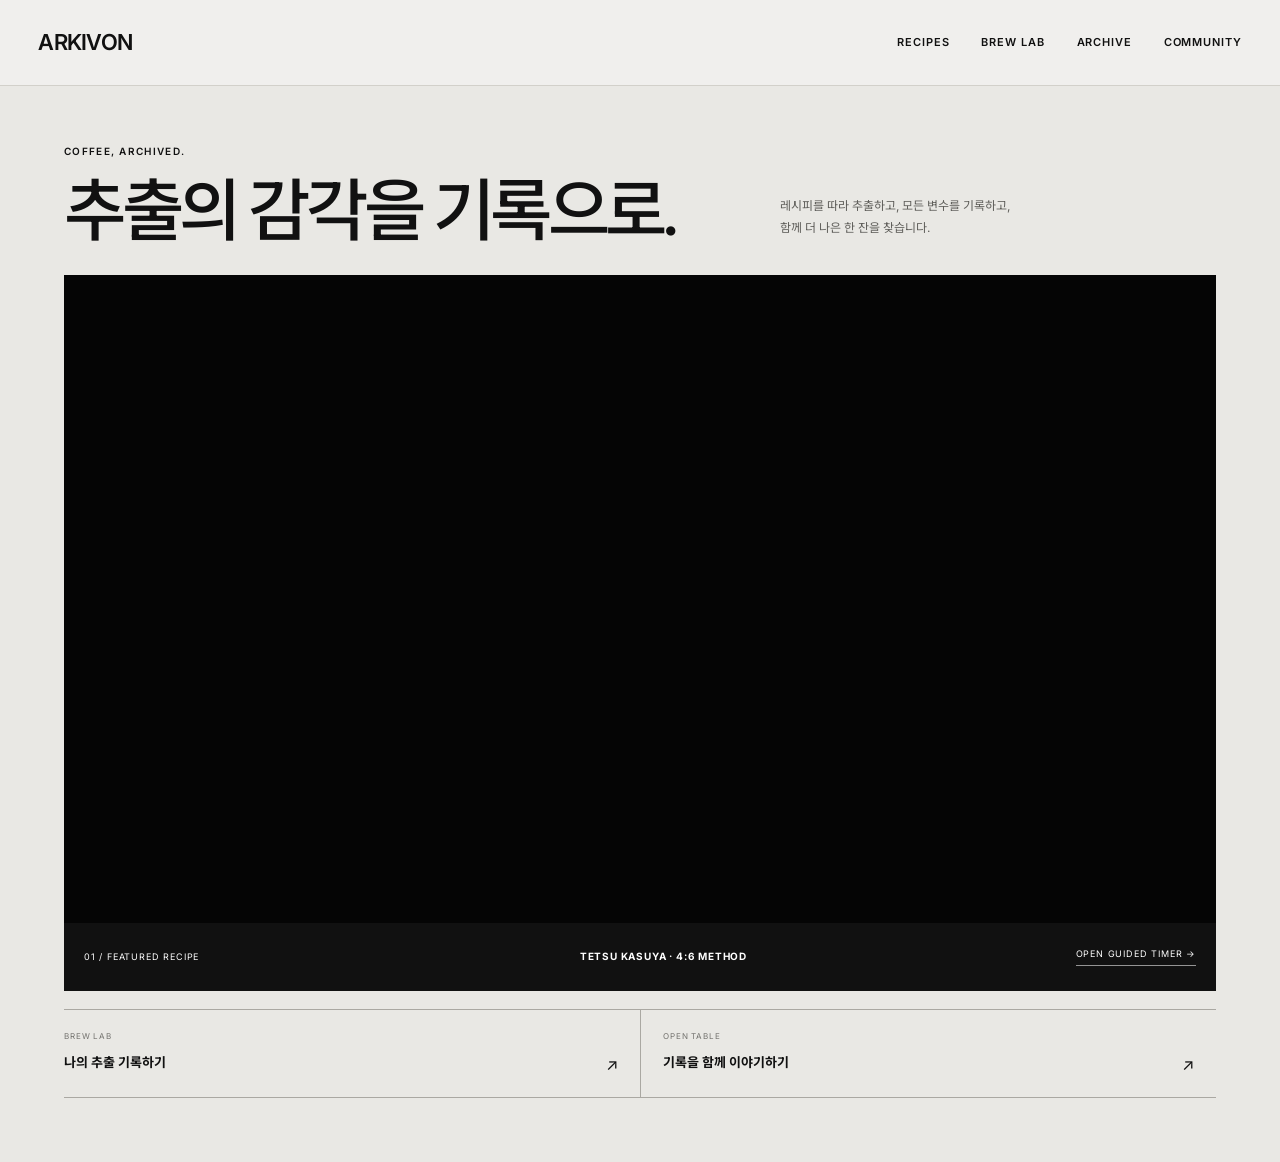
<file: index.html>
<!doctype html>
<html lang="ko">
<head>
  <meta charset="utf-8">
  <meta name="viewport" content="width=device-width,initial-scale=1">
  <meta name="theme-color" content="#080808">
  <meta name="description" content="ARKIVON — 기록하고, 추출하고, 함께 더 나은 커피를 찾는 곳.">
  <title>ARKIVON — Coffee, archived.</title>
  <link rel="stylesheet" href="styles.css?v=tetsu-showroom-1">
  <script src="app.js" defer></script>
</head>
<body class="home-page home-page--showroom">
  <header class="site-header" data-header>
    <a class="wordmark" href="index.html" aria-label="ARKIVON 홈">ARKIVON</a>
    <button class="menu-toggle" type="button" aria-expanded="false" aria-controls="main-nav">MENU</button>
    <nav class="main-nav" id="main-nav" aria-label="주 메뉴">
      <a href="recipes.html">RECIPES</a>
      <a href="lab.html">BREW LAB</a>
      <a href="archive.html">ARCHIVE</a>
      <a href="community.html">COMMUNITY</a>
    </nav>
  </header>

  <main class="showroom" aria-label="ARKIVON 소개">
    <div class="showroom-heading reveal">
      <div><p class="eyebrow">COFFEE, ARCHIVED.</p><h1>추출의 감각을 기록으로.</h1></div>
      <p>레시피를 따라 추출하고, 모든 변수를 기록하고,<br>함께 더 나은 한 잔을 찾습니다.</p>
    </div>
    <section class="showroom-media reveal" aria-label="테츠 카츠야 4:6 레시피 영상">
      <iframe class="showroom-video" src="https://www.youtube-nocookie.com/embed/123zLI3JoRQ?autoplay=1&amp;mute=1&amp;controls=0&amp;loop=1&amp;playlist=123zLI3JoRQ&amp;modestbranding=1&amp;playsinline=1&amp;rel=0" title="Tetsu Kasuya World Champion Recipe" allow="autoplay; encrypted-media; picture-in-picture" allowfullscreen></iframe>
      <div class="showroom-caption">
        <span>01 / FEATURED RECIPE</span>
        <strong>TETSU KASUYA · 4:6 METHOD</strong>
        <a href="recipes.html">OPEN GUIDED TIMER →</a>
      </div>
    </section>
    <div class="showroom-links reveal">
      <a href="lab.html"><span>BREW LAB</span><strong>나의 추출 기록하기</strong><i>↗</i></a>
      <a href="community.html"><span>OPEN TABLE</span><strong>기록을 함께 이야기하기</strong><i>↗</i></a>
    </div>
  </main>
</body>
</html>
</file>
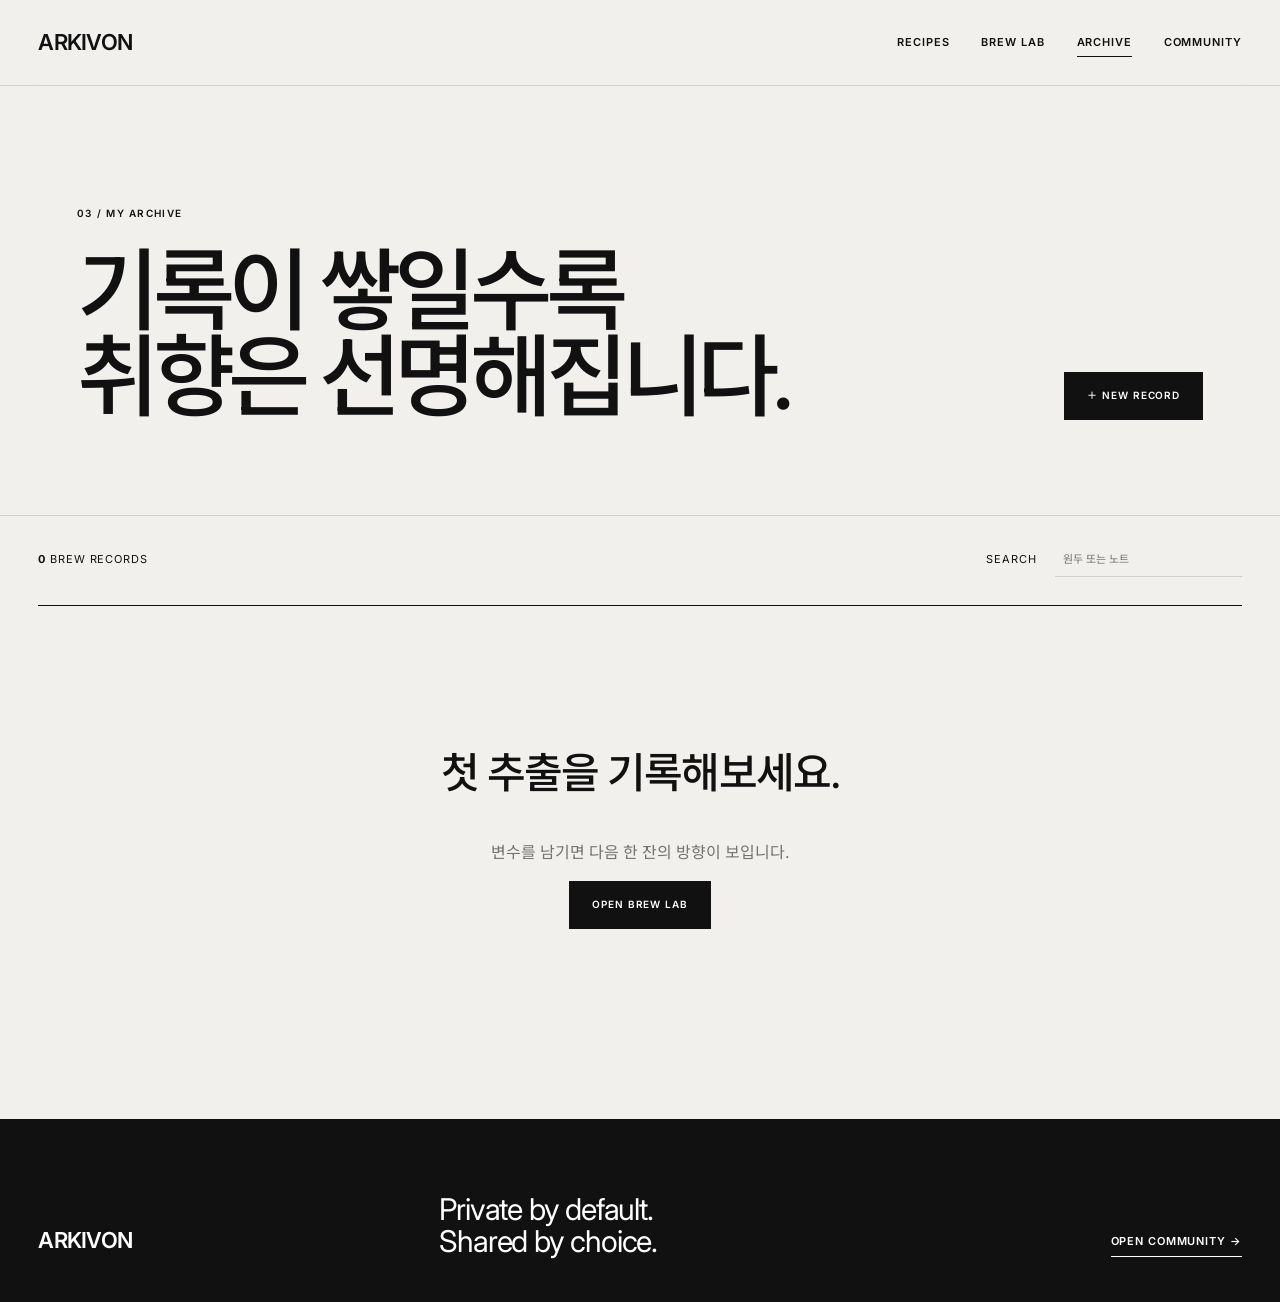
<file: archive.html>
<!doctype html>
<html lang="ko">
<head><meta charset="utf-8"><meta name="viewport" content="width=device-width,initial-scale=1"><meta name="description" content="ARKIVON 나의 추출 아카이브."><title>Archive — ARKIVON</title><link rel="stylesheet" href="styles.css"><script src="app.js" defer></script></head>
<body data-page="archive">
  <header class="site-header" data-header><a class="wordmark" href="index.html">ARKIVON</a><button class="menu-toggle" type="button" aria-expanded="false" aria-controls="main-nav">MENU</button><nav class="main-nav" id="main-nav"><a href="recipes.html">RECIPES</a><a href="lab.html">BREW LAB</a><a class="active" href="archive.html">ARCHIVE</a><a href="community.html">COMMUNITY</a></nav></header>
  <main>
    <section class="page-intro page-intro--row reveal"><div><p class="eyebrow">03 / MY ARCHIVE</p><h1>기록이 쌓일수록<br>취향은 선명해집니다.</h1></div><a class="button button--dark" href="lab.html">＋ NEW RECORD</a></section>
    <section class="archive-toolbar reveal"><p><strong data-archive-count>0</strong> BREW RECORDS</p><label><span>SEARCH</span><input type="search" data-archive-search placeholder="원두 또는 노트"></label></section>
    <section class="archive-list" data-archive-list></section>
  </main>
  <footer class="site-footer"><a class="wordmark" href="index.html">ARKIVON</a><p>Private by default.<br>Shared by choice.</p><a class="text-link" href="community.html">OPEN COMMUNITY →</a></footer>
</body>
</html>
</file>
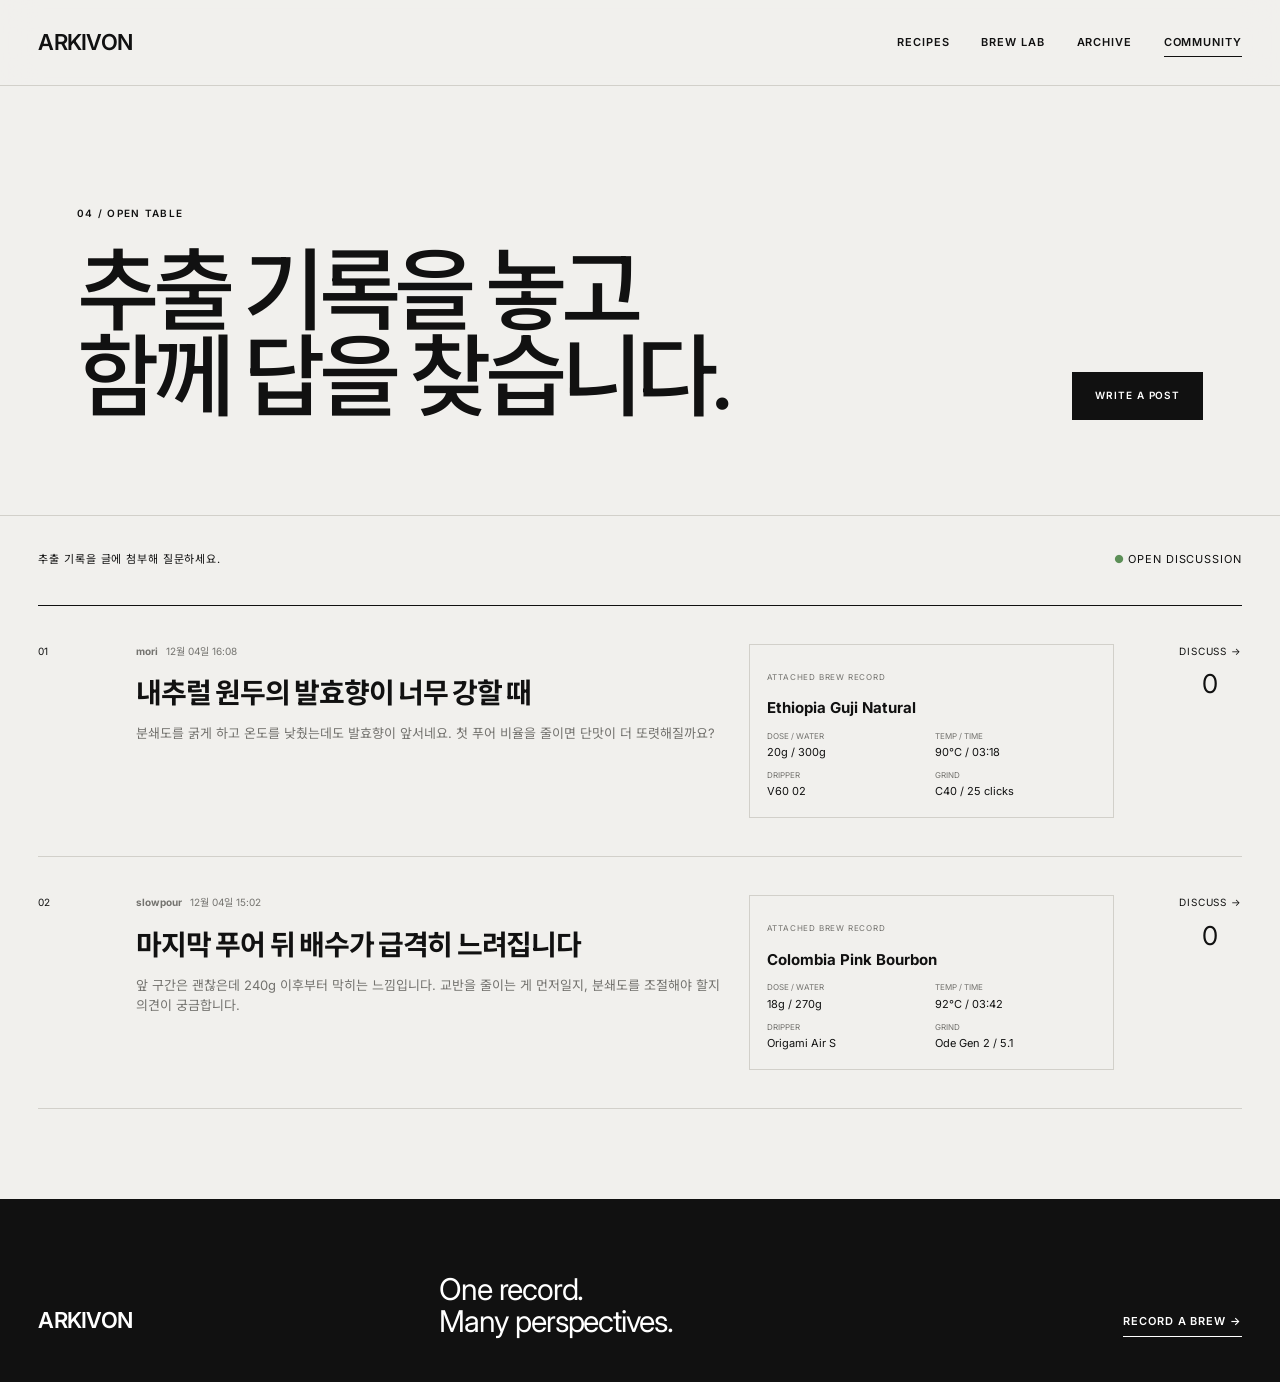
<file: community.html>
<!doctype html>
<html lang="ko">
<head><meta charset="utf-8"><meta name="viewport" content="width=device-width,initial-scale=1"><meta name="description" content="ARKIVON 커피 추출 커뮤니티."><title>Community — ARKIVON</title><link rel="stylesheet" href="styles.css"><script src="app.js" defer></script></head>
<body data-page="community">
  <header class="site-header" data-header><a class="wordmark" href="index.html">ARKIVON</a><button class="menu-toggle" type="button" aria-expanded="false" aria-controls="main-nav">MENU</button><nav class="main-nav" id="main-nav"><a href="recipes.html">RECIPES</a><a href="lab.html">BREW LAB</a><a href="archive.html">ARCHIVE</a><a class="active" href="community.html">COMMUNITY</a></nav></header>
  <main>
    <section class="page-intro page-intro--row reveal"><div><p class="eyebrow">04 / OPEN TABLE</p><h1>추출 기록을 놓고<br>함께 답을 찾습니다.</h1></div><button class="button button--dark" type="button" data-open-composer>WRITE A POST</button></section>
    <section class="community-strip reveal"><p>추출 기록을 글에 첨부해 질문하세요.</p><p><span>●</span> OPEN DISCUSSION</p></section>
    <section class="post-feed" data-post-feed></section>
  </main>

  <dialog class="dialog" data-composer>
    <form class="dialog-panel post-form" data-post-form>
      <div class="dialog-head"><div><p class="section-label">NEW DISCUSSION</p><h2>기록에서 대화로</h2></div><button class="icon-button" type="button" data-close-dialog aria-label="닫기">×</button></div>
      <div class="form-grid">
        <label class="form-field"><span>WRITER</span><input name="author" required maxlength="20" placeholder="이름 또는 닉네임"></label>
        <label class="form-field"><span>ATTACH BREW RECORD</span><select name="brewId" data-brew-select><option value="">기록 없이 작성</option></select></label>
        <label class="form-field form-field--wide"><span>TITLE</span><input name="title" required maxlength="70" placeholder="무엇을 함께 이야기할까요?"></label>
        <label class="form-field form-field--wide"><span>BODY</span><textarea name="body" required rows="6" placeholder="시도한 방법과 궁금한 점을 구체적으로 적어주세요."></textarea></label>
      </div>
      <div class="form-actions"><button class="button button--dark" type="submit">PUBLISH</button><button class="button button--ghost" type="button" data-close-dialog>CANCEL</button></div>
    </form>
  </dialog>

  <dialog class="dialog" data-discussion><article class="dialog-panel discussion-panel" data-discussion-panel></article></dialog>
  <footer class="site-footer"><a class="wordmark" href="index.html">ARKIVON</a><p>One record.<br>Many perspectives.</p><a class="text-link" href="lab.html">RECORD A BREW →</a></footer>
</body>
</html>
</file>
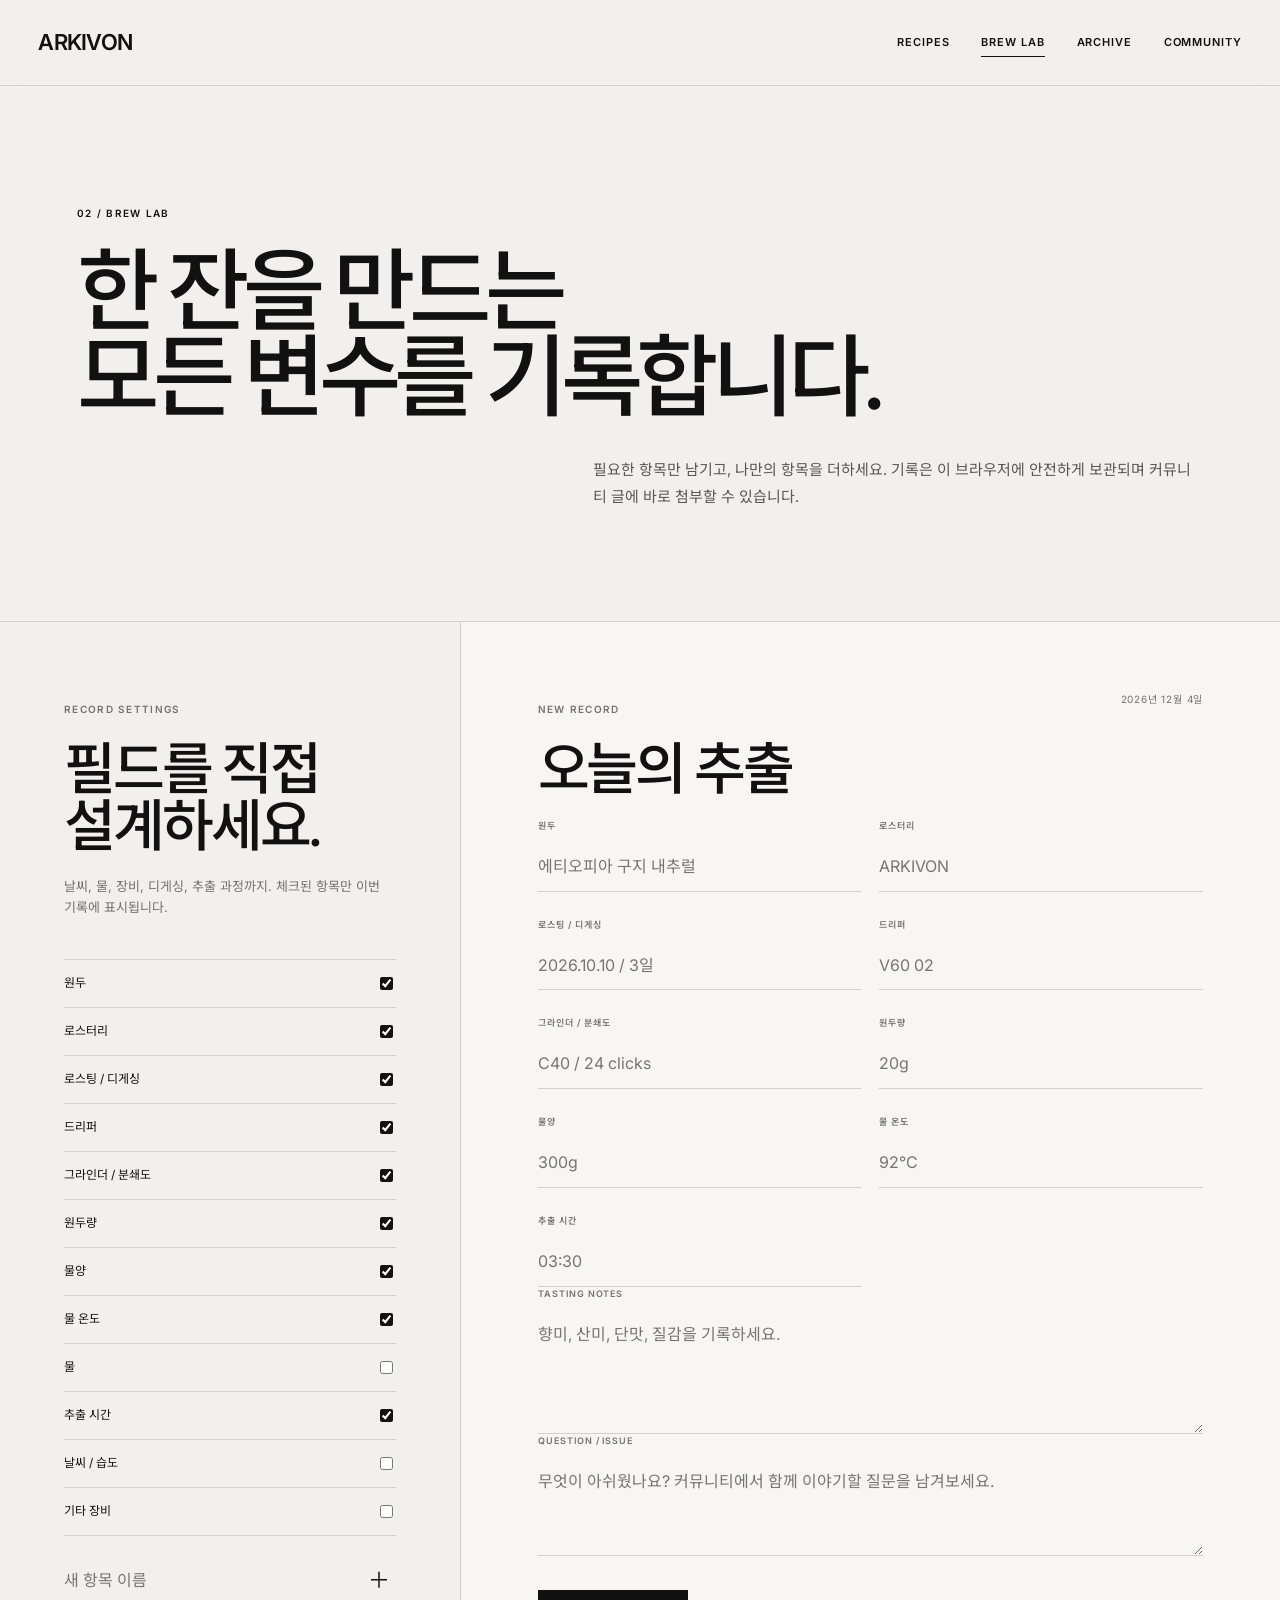
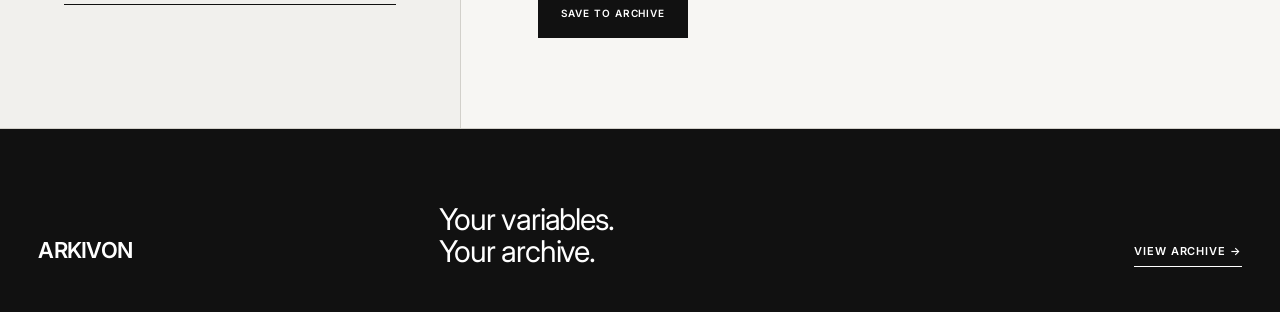
<file: lab.html>
<!doctype html>
<html lang="ko">
<head>
  <meta charset="utf-8"><meta name="viewport" content="width=device-width,initial-scale=1">
  <meta name="description" content="ARKIVON 추출 기록 도구."><title>Brew Lab — ARKIVON</title>
  <link rel="stylesheet" href="styles.css"><script src="app.js" defer></script>
</head>
<body data-page="lab">
  <header class="site-header" data-header><a class="wordmark" href="index.html">ARKIVON</a><button class="menu-toggle" type="button" aria-expanded="false" aria-controls="main-nav">MENU</button><nav class="main-nav" id="main-nav"><a href="recipes.html">RECIPES</a><a class="active" href="lab.html">BREW LAB</a><a href="archive.html">ARCHIVE</a><a href="community.html">COMMUNITY</a></nav></header>
  <main>
    <section class="page-intro reveal"><p class="eyebrow">02 / BREW LAB</p><h1>한 잔을 만드는<br>모든 변수를 기록합니다.</h1><p class="lede">필요한 항목만 남기고, 나만의 항목을 더하세요. 기록은 이 브라우저에 안전하게 보관되며 커뮤니티 글에 바로 첨부할 수 있습니다.</p></section>

    <section class="lab-layout">
      <div class="lab-side reveal"><p class="section-label">RECORD SETTINGS</p><h2>필드를 직접<br>설계하세요.</h2><p>날씨, 물, 장비, 디게싱, 추출 과정까지. 체크된 항목만 이번 기록에 표시됩니다.</p><div class="field-toggles" data-field-toggles></div><form class="add-field" data-add-field><input aria-label="새 필드 이름" maxlength="20" placeholder="새 항목 이름"><button type="submit">＋</button></form></div>
      <form class="brew-form reveal" data-brew-form>
        <div class="form-heading"><div><p class="section-label">NEW RECORD</p><h2>오늘의 추출</h2></div><span data-brew-date></span></div>
        <div class="form-grid" data-form-grid></div>
        <label class="form-field form-field--wide"><span>TASTING NOTES</span><textarea name="notes" rows="4" placeholder="향미, 산미, 단맛, 질감을 기록하세요."></textarea></label>
        <label class="form-field form-field--wide"><span>QUESTION / ISSUE</span><textarea name="issue" rows="3" placeholder="무엇이 아쉬웠나요? 커뮤니티에서 함께 이야기할 질문을 남겨보세요."></textarea></label>
        <div class="form-actions"><button class="button button--dark" type="submit">SAVE TO ARCHIVE</button><span class="save-status" data-save-status aria-live="polite"></span></div>
      </form>
    </section>
  </main>
  <footer class="site-footer"><a class="wordmark" href="index.html">ARKIVON</a><p>Your variables.<br>Your archive.</p><a class="text-link" href="archive.html">VIEW ARCHIVE →</a></footer>
</body>
</html>
</file>
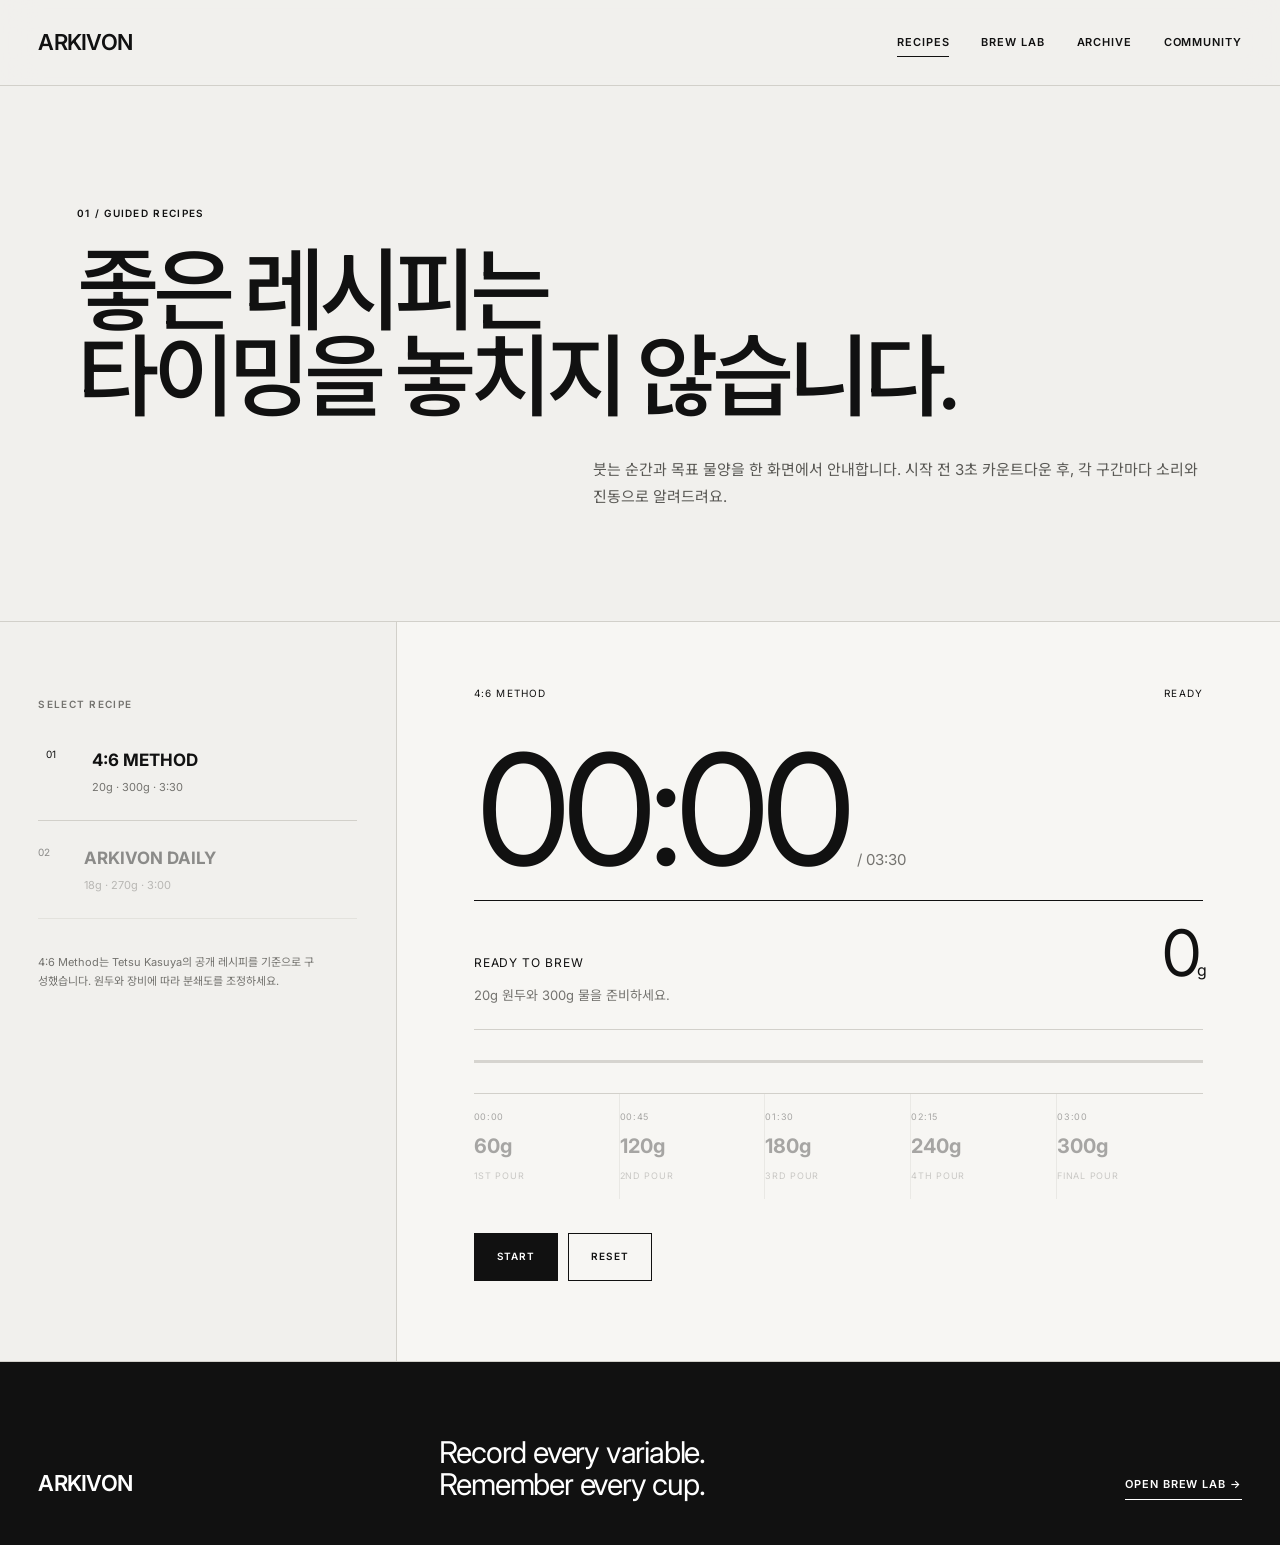
<file: recipes.html>
<!doctype html>
<html lang="ko">
<head>
  <meta charset="utf-8"><meta name="viewport" content="width=device-width,initial-scale=1">
  <meta name="description" content="ARKIVON 추출 레시피와 가이드 타이머.">
  <title>Recipes — ARKIVON</title>
  <link rel="stylesheet" href="styles.css"><script src="app.js" defer></script>
</head>
<body data-page="recipes">
  <header class="site-header" data-header>
    <a class="wordmark" href="index.html">ARKIVON</a>
    <button class="menu-toggle" type="button" aria-expanded="false" aria-controls="main-nav">MENU</button>
    <nav class="main-nav" id="main-nav"><a class="active" href="recipes.html">RECIPES</a><a href="lab.html">BREW LAB</a><a href="archive.html">ARCHIVE</a><a href="community.html">COMMUNITY</a></nav>
  </header>
  <main>
    <section class="page-intro reveal">
      <p class="eyebrow">01 / GUIDED RECIPES</p>
      <h1>좋은 레시피는<br>타이밍을 놓치지 않습니다.</h1>
      <p class="lede">붓는 순간과 목표 물양을 한 화면에서 안내합니다. 시작 전 3초 카운트다운 후, 각 구간마다 소리와 진동으로 알려드려요.</p>
    </section>

    <section class="recipe-stage" aria-label="레시피 타이머">
      <aside class="recipe-index reveal">
        <p class="section-label">SELECT RECIPE</p>
        <button class="recipe-choice active" type="button" data-recipe="46"><span>01</span><strong>4:6 METHOD</strong><small>20g · 300g · 3:30</small></button>
        <button class="recipe-choice" type="button" data-recipe="arkivon"><span>02</span><strong>ARKIVON DAILY</strong><small>18g · 270g · 3:00</small></button>
        <p class="recipe-note">4:6 Method는 Tetsu Kasuya의 공개 레시피를 기준으로 구성했습니다. 원두와 장비에 따라 분쇄도를 조정하세요.</p>
      </aside>

      <div class="timer-card reveal" data-timer>
        <div class="timer-topline"><span data-recipe-name>4:6 METHOD</span><span data-timer-state>READY</span></div>
        <div class="timer-reading"><strong data-timer-clock>00:00</strong><span data-timer-total>/ 03:30</span></div>
        <div class="pour-now">
          <p data-step-label>READY TO BREW</p>
          <strong><span data-step-water>0</span><small>g</small></strong>
          <span data-step-hint>서버와 드리퍼를 준비하세요.</span>
        </div>
        <div class="timer-progress"><i data-timer-progress></i></div>
        <ol class="step-list" data-step-list></ol>
        <div class="timer-actions">
          <button class="button button--dark" type="button" data-timer-start>START</button>
          <button class="button button--ghost" type="button" data-timer-reset>RESET</button>
        </div>
      </div>
    </section>
  </main>
  <footer class="site-footer"><a class="wordmark" href="index.html">ARKIVON</a><p>Record every variable.<br>Remember every cup.</p><a class="text-link" href="lab.html">OPEN BREW LAB →</a></footer>
</body>
</html>
</file>
<file: styles.css>
@import url('https://fonts.googleapis.com/css2?family=Inter:wght@400;500;600&family=Noto+Sans+KR:wght@400;500;600&display=swap');

:root{--paper:#f1f0ed;--ink:#111;--muted:#74736f;--line:#d2d0ca;--white:#fff;--ease:cubic-bezier(.22,1,.36,1)}
*{box-sizing:border-box}
html{scroll-behavior:smooth}
body{margin:0;background:var(--paper);color:var(--ink);font-family:Inter,'Noto Sans KR',sans-serif;line-height:1.55;-webkit-font-smoothing:antialiased}
a{color:inherit;text-decoration:none}
button,input,textarea,select{font:inherit;color:inherit}
button,a{touch-action:manipulation}
button{cursor:pointer}
::selection{background:#111;color:#fff}

.site-header{height:86px;padding:0 3vw;display:flex;align-items:center;justify-content:space-between;border-bottom:1px solid var(--line);position:relative;z-index:30;background:rgba(241,240,237,.94);backdrop-filter:blur(18px)}
.site-header--over{position:absolute;top:0;left:0;width:100%;background:linear-gradient(#0008,transparent);border:0;color:#fff;backdrop-filter:none}
.wordmark{font-size:22px;font-weight:600;letter-spacing:-.035em}
.main-nav{display:flex;gap:32px;align-items:center}
.main-nav a{font-size:11px;font-weight:600;letter-spacing:.08em;position:relative;padding:8px 0}
.main-nav a::after{content:"";position:absolute;left:0;bottom:2px;width:100%;height:1px;background:currentColor;transform:scaleX(0);transform-origin:right;transition:transform .4s var(--ease)}
.main-nav a:hover::after,.main-nav a.active::after{transform:scaleX(1);transform-origin:left}
.menu-toggle{display:none;border:0;background:none;font-size:11px;font-weight:600;letter-spacing:.08em}

.hero{height:100svh;min-height:620px;position:relative;overflow:hidden;background:#050505;color:#fff}
.hero-video{width:100%;height:100%;object-fit:contain;display:block;background:#050505;animation:soft-in 1.3s var(--ease) both}
.hero-shade{position:absolute;inset:0;background:linear-gradient(90deg,rgba(0,0,0,.58),transparent 58%),linear-gradient(0deg,rgba(0,0,0,.4),transparent 42%);pointer-events:none}
.hero-copy{position:absolute;left:6.2vw;top:50%;transform:translateY(-43%);max-width:600px}
.eyebrow,.section-label{font-size:10px;letter-spacing:.13em;font-weight:600;text-transform:uppercase}
.hero-copy h1{font-size:clamp(46px,6.3vw,104px);line-height:.98;letter-spacing:-.065em;font-weight:500;margin:26px 0}
.hero-copy>p:not(.eyebrow){font-size:14px;color:#ffffffbf;line-height:1.8}
.text-link{display:inline-flex;gap:18px;align-items:center;margin-top:22px;font-size:11px;font-weight:600;letter-spacing:.08em;border-bottom:1px solid currentColor;padding-bottom:6px}
.text-link span{transition:transform .35s var(--ease)}.text-link:hover span{transform:translate(4px,-4px)}
.hero-meta{position:absolute;bottom:28px;left:3vw;right:3vw;display:flex;justify-content:space-between;font-size:9px;letter-spacing:.12em;color:#ffffffaa}
.hero-tile{position:absolute;right:3vw;bottom:76px;width:260px;padding:20px;background:#f1f0ed;color:#111;display:grid;grid-template-columns:1fr auto;gap:28px;transition:transform .45s var(--ease),background .3s}
.hero-tile:hover{transform:translateY(-8px);background:#fff}
.hero-tile span{grid-column:1/-1;font-size:9px;letter-spacing:.1em}.hero-tile strong{font-size:15px;line-height:1.4}.hero-tile i{font-style:normal;align-self:end}

.home-page--showroom{background:#e9e8e4}
.showroom{padding:48px 5vw 64px;min-height:calc(100svh - 86px)}
.showroom-heading{display:grid;grid-template-columns:1.55fr 1fr;align-items:end;gap:40px;max-width:1480px;margin:0 auto 32px}
.showroom-heading h1{font-size:clamp(38px,5.3vw,82px);font-weight:500;line-height:.96;letter-spacing:-.065em;margin:18px 0 0}
.showroom-heading>p{font-size:12px;line-height:1.8;color:#5f5e5a;margin:0 0 4px}
.showroom-media{max-width:1480px;margin:0 auto;background:#050505;position:relative;overflow:hidden}
.showroom-video{display:block;width:100%;aspect-ratio:16/9;border:0;background:#050505}
.showroom-caption{min-height:68px;padding:0 20px;display:grid;grid-template-columns:1fr 1fr auto;align-items:center;gap:24px;background:#111;color:#fff;font-size:9px;letter-spacing:.09em}
.showroom-caption strong{font-size:10px}.showroom-caption a{border-bottom:1px solid #ffffff8c;padding-bottom:4px}
.showroom-links{max-width:1480px;margin:18px auto 0;display:grid;grid-template-columns:1fr 1fr;border-top:1px solid #aaa8a2;border-bottom:1px solid #aaa8a2}
.showroom-links a{display:grid;grid-template-columns:1fr auto;gap:10px;padding:20px 22px 20px 0;transition:padding .4s var(--ease),background .3s}
.showroom-links a+a{border-left:1px solid #aaa8a2;padding-left:22px}.showroom-links a:hover{padding-left:12px;background:#f5f4f1}
.showroom-links span{grid-column:1/-1;font-size:8px;letter-spacing:.11em;color:var(--muted)}.showroom-links strong{font-size:13px}.showroom-links i{font-style:normal}

main{min-height:70vh}
.page-intro{padding:110px 6vw 95px;border-bottom:1px solid var(--line)}
.page-intro h1{font-size:clamp(48px,7vw,112px);font-weight:500;letter-spacing:-.07em;line-height:.96;margin:26px 0 36px;max-width:1100px}
.page-intro .lede{max-width:610px;margin-left:auto;color:#595854;font-size:15px;line-height:1.85}
.page-intro--row{display:flex;align-items:flex-end;justify-content:space-between;gap:40px}
.page-intro--row h1{margin-bottom:0}
.section-label{color:var(--muted)}

.recipe-stage{display:grid;grid-template-columns:minmax(250px,31%) 1fr;border-bottom:1px solid var(--line)}
.recipe-index{padding:65px 3vw 80px;border-right:1px solid var(--line)}
.recipe-choice{width:100%;display:grid;grid-template-columns:32px 1fr;gap:6px 14px;text-align:left;padding:24px 0;border:0;border-bottom:1px solid var(--line);background:none;opacity:.45;transition:opacity .3s,padding .35s var(--ease)}
.recipe-choice:hover,.recipe-choice.active{opacity:1;padding-left:8px}
.recipe-choice span{font-size:10px}.recipe-choice strong{font-size:17px}.recipe-choice small{grid-column:2;font-size:11px;color:var(--muted)}
.recipe-note{font-size:11px;color:var(--muted);line-height:1.7;margin-top:34px;max-width:280px}
.timer-card{padding:64px 6vw 80px;background:#f7f6f3}
.timer-topline{display:flex;justify-content:space-between;font-size:10px;letter-spacing:.12em}
.timer-reading{display:flex;align-items:baseline;gap:12px;margin:42px 0 26px}.timer-reading strong{font-size:clamp(76px,12vw,180px);font-weight:400;line-height:.85;letter-spacing:-.085em;font-variant-numeric:tabular-nums}.timer-reading span{color:var(--muted);font-size:15px}
.pour-now{display:grid;grid-template-columns:1fr auto;align-items:end;border-top:1px solid #111;border-bottom:1px solid var(--line);padding:20px 0 24px}.pour-now p{font-size:12px;letter-spacing:.08em}.pour-now strong{font-size:64px;font-weight:400;line-height:1;letter-spacing:-.06em}.pour-now strong small{font-size:16px}.pour-now>span{font-size:13px;color:var(--muted)}
.timer-progress{height:3px;background:#d6d4cf;margin:30px 0}.timer-progress i{display:block;height:100%;width:0;background:#111;transition:width .3s linear}
.step-list{margin:0;padding:0;list-style:none;display:grid;grid-template-columns:repeat(5,1fr);gap:0;border-top:1px solid var(--line)}
.step-list li{padding:16px 10px 16px 0;border-right:1px solid var(--line);opacity:.35;transition:opacity .3s}.step-list li:last-child{border:0}.step-list li.active{opacity:1}.step-list time,.step-list span{display:block;font-size:9px;letter-spacing:.08em}.step-list strong{display:block;font-size:20px;margin:7px 0}.step-list span{color:var(--muted)}
.timer-actions,.form-actions{display:flex;gap:10px;align-items:center;margin-top:34px}
.button{border:1px solid #111;padding:15px 22px;min-height:48px;font-size:10px;font-weight:600;letter-spacing:.09em;text-transform:uppercase;display:inline-flex;align-items:center;justify-content:center;transition:background .3s,color .3s,transform .3s var(--ease)}.button:hover{transform:translateY(-2px)}.button--dark{background:#111;color:#fff}.button--dark:hover{background:#333}.button--ghost{background:transparent}

.lab-layout{display:grid;grid-template-columns:minmax(300px,36%) 1fr;border-bottom:1px solid var(--line)}
.lab-side{padding:70px 5vw 90px;border-right:1px solid var(--line)}.lab-side h2,.form-heading h2,.dialog-head h2{font-size:clamp(36px,4.4vw,66px);font-weight:500;letter-spacing:-.055em;line-height:1.02;margin:22px 0}.lab-side>p:not(.section-label){font-size:13px;color:var(--muted);max-width:360px}
.field-toggles{margin-top:42px;border-top:1px solid var(--line)}.field-toggle{display:flex;justify-content:space-between;align-items:center;border-bottom:1px solid var(--line);padding:14px 0;font-size:12px}.field-toggle input{accent-color:#111}
.add-field{display:flex;margin-top:20px;border-bottom:1px solid #111}.add-field input{border:0;background:none;width:100%;padding:12px 0;outline:none}.add-field button{border:0;background:none;font-size:22px}
.brew-form{padding:70px 6vw 90px;background:#f7f6f3}.form-heading{display:flex;justify-content:space-between;align-items:flex-start}.form-heading span{font-size:10px;letter-spacing:.08em;color:var(--muted)}
.form-grid{display:grid;grid-template-columns:1fr 1fr;gap:26px 18px}.form-field{display:flex;flex-direction:column;gap:9px}.form-field--wide{grid-column:1/-1}.form-field>span{font-size:9px;letter-spacing:.11em;color:var(--muted);font-weight:600}.form-field input,.form-field textarea,.form-field select{width:100%;border:0;border-bottom:1px solid var(--line);background:transparent;padding:12px 0;outline:none;border-radius:0}.form-field textarea{resize:vertical}.form-field input:focus,.form-field textarea:focus,.form-field select:focus{border-color:#111}.save-status{font-size:11px;color:var(--muted)}

.archive-toolbar,.community-strip{margin:0 3vw;min-height:90px;border-bottom:1px solid #111;display:flex;align-items:center;justify-content:space-between;font-size:11px;letter-spacing:.08em}.archive-toolbar label{display:flex;align-items:center;gap:18px}.archive-toolbar input{border:0;border-bottom:1px solid var(--line);background:none;padding:8px;outline:none}.archive-list,.post-feed{padding:0 3vw 90px}.empty-state{padding:100px 0;text-align:center}.empty-state h2{font-size:42px;letter-spacing:-.04em;font-weight:500}.empty-state p{color:var(--muted)}
.archive-card{display:grid;grid-template-columns:70px minmax(180px,1.4fr) minmax(240px,2fr) auto;gap:28px;align-items:start;padding:34px 0;border-bottom:1px solid var(--line)}.archive-card .index{font-size:11px}.archive-card h2{font-size:25px;letter-spacing:-.04em;margin:0 0 8px}.archive-card .date{font-size:10px;color:var(--muted)}.brew-specs{display:flex;flex-wrap:wrap;gap:10px 20px;margin:0;padding:0;list-style:none}.brew-specs li{font-size:11px}.brew-specs b{display:block;font-size:8px;letter-spacing:.1em;color:var(--muted);margin-bottom:4px}.archive-card .notes{font-size:12px;color:var(--muted);margin:18px 0 0}.card-actions{display:flex;flex-direction:column;gap:8px}.mini-button{border:0;background:none;border-bottom:1px solid #111;padding:4px 0;font-size:9px;letter-spacing:.08em}.mini-button.danger{color:#9f3027;border-color:#9f3027}

.community-strip p{margin:0}.community-strip span{color:#5c8f57}.post-card{display:grid;grid-template-columns:70px minmax(240px,1.6fr) minmax(220px,1fr) 100px;gap:28px;padding:38px 0;border-bottom:1px solid var(--line);align-items:start;transition:padding .35s var(--ease)}.post-card:hover{padding-left:8px}.post-card .index{font-size:10px}.post-card h2{font-size:28px;line-height:1.2;letter-spacing:-.045em;margin:0 0 12px}.post-card .post-body{font-size:13px;color:var(--muted);margin:0}.post-meta{font-size:10px;color:var(--muted);display:flex;gap:8px;flex-wrap:wrap;margin-bottom:18px}.attachment{border:1px solid var(--line);padding:17px}.attachment>span{font-size:8px;letter-spacing:.1em;color:var(--muted)}.attachment h3{font-size:15px;margin:10px 0}.attachment dl{display:grid;grid-template-columns:repeat(2,1fr);gap:8px;margin:0}.attachment dt{font-size:8px;color:var(--muted)}.attachment dd{font-size:11px;margin:2px 0 0}.post-discuss{text-align:right}.post-discuss button{border:0;background:none;padding:0;font-size:10px;letter-spacing:.08em}.post-discuss strong{display:block;font-size:26px;font-weight:400;margin-top:5px}

.dialog{border:0;padding:0;background:transparent;width:min(920px,94vw);max-height:94vh}.dialog::backdrop{background:#111c;backdrop-filter:blur(8px)}.dialog-panel{background:var(--paper);padding:42px;max-height:92vh;overflow:auto}.dialog-head{display:flex;justify-content:space-between;align-items:flex-start;border-bottom:1px solid var(--line);margin-bottom:30px}.icon-button{border:0;background:none;font-size:30px;line-height:1;padding:0}.discussion-title{font-size:clamp(34px,5vw,64px);letter-spacing:-.055em;line-height:1.05;margin:20px 0}.discussion-body{font-size:14px;line-height:1.8;max-width:680px}.comments{margin-top:45px;border-top:1px solid #111}.comment{padding:22px 0;border-bottom:1px solid var(--line)}.comment-meta{display:flex;justify-content:space-between;font-size:9px;color:var(--muted)}.comment p{font-size:13px}.comment-form{display:grid;grid-template-columns:150px 1fr auto;gap:10px;margin-top:28px}.comment-form input{border:0;border-bottom:1px solid var(--line);background:transparent;padding:12px 0;outline:none}

.site-footer{padding:75px 3vw 45px;display:grid;grid-template-columns:1fr 1fr 1fr;align-items:end;background:#111;color:#fff}.site-footer p{font-size:30px;line-height:1.05;letter-spacing:-.04em;margin:0}.site-footer .text-link{justify-self:end}
.reveal{animation:reveal .9s var(--ease) both}
@keyframes reveal{from{opacity:0;transform:translateY(24px)}to{opacity:1;transform:translateY(0)}}
@keyframes soft-in{from{opacity:0;transform:scale(1.02)}to{opacity:1;transform:scale(1)}}
@media (prefers-reduced-motion:reduce){*,*::before,*::after{animation-duration:.01ms!important;transition-duration:.01ms!important;scroll-behavior:auto!important}}

@media(max-width:760px){
  .site-header{height:68px;padding:0 20px}.menu-toggle{display:block}.main-nav{position:absolute;top:68px;left:0;width:100%;background:var(--paper);color:var(--ink);display:none;flex-direction:column;align-items:flex-start;padding:24px 20px 32px;gap:12px;border-bottom:1px solid var(--line)}.site-header--over .main-nav{background:#0b0b0bf2;color:#fff}.main-nav.open{display:flex}.main-nav a{font-size:17px}.hero{min-height:640px}.hero-video{object-fit:contain}.hero-copy{left:20px;right:20px;top:35%;transform:translateY(-50%)}.hero-copy h1{font-size:46px;margin:18px 0}.hero-copy>p:not(.eyebrow){font-size:12px;line-height:1.6}.hero-copy .text-link{margin-top:10px}.hero-tile{right:20px;left:20px;bottom:28px;width:auto}.hero-meta{display:none}
  .showroom{padding:34px 20px 48px;min-height:calc(100svh - 68px)}.showroom-heading{grid-template-columns:1fr;gap:18px;margin-bottom:24px}.showroom-heading h1{font-size:44px}.showroom-heading>p{font-size:11px}.showroom-caption{grid-template-columns:1fr auto;min-height:84px}.showroom-caption strong{grid-column:1/-1;grid-row:2}.showroom-caption a{grid-column:2;grid-row:1/3}.showroom-links{grid-template-columns:1fr}.showroom-links a+a{border-left:0;border-top:1px solid #aaa8a2;padding-left:0}.showroom-links a+a:hover{padding-left:12px}
  .page-intro{padding:75px 20px 60px}.page-intro h1{font-size:50px}.page-intro .lede{margin:30px 0 0}.page-intro--row{display:block}.page-intro--row .button{margin-top:30px}.recipe-stage,.lab-layout{grid-template-columns:1fr}.recipe-index,.lab-side{border-right:0;border-bottom:1px solid var(--line);padding:45px 20px}.timer-card,.brew-form{padding:48px 20px 60px}.timer-reading strong{font-size:86px}.step-list{overflow-x:auto;grid-template-columns:repeat(5,110px)}.pour-now strong{font-size:50px}.form-grid{grid-template-columns:1fr}.form-field--wide{grid-column:auto}.archive-toolbar,.community-strip{margin:0 20px}.archive-toolbar{align-items:flex-start;flex-direction:column;padding:22px 0}.archive-list,.post-feed{padding:0 20px 70px}.archive-card,.post-card{grid-template-columns:42px 1fr;gap:18px}.archive-card>div:nth-child(n+3),.post-card>div:nth-child(n+3){grid-column:2}.card-actions{flex-direction:row}.post-discuss{text-align:left}.dialog-panel{padding:25px 20px}.comment-form{grid-template-columns:1fr}.site-footer{grid-template-columns:1fr;gap:40px;padding:60px 20px}.site-footer .text-link{justify-self:start}.site-footer p{font-size:28px}
}
</file>
